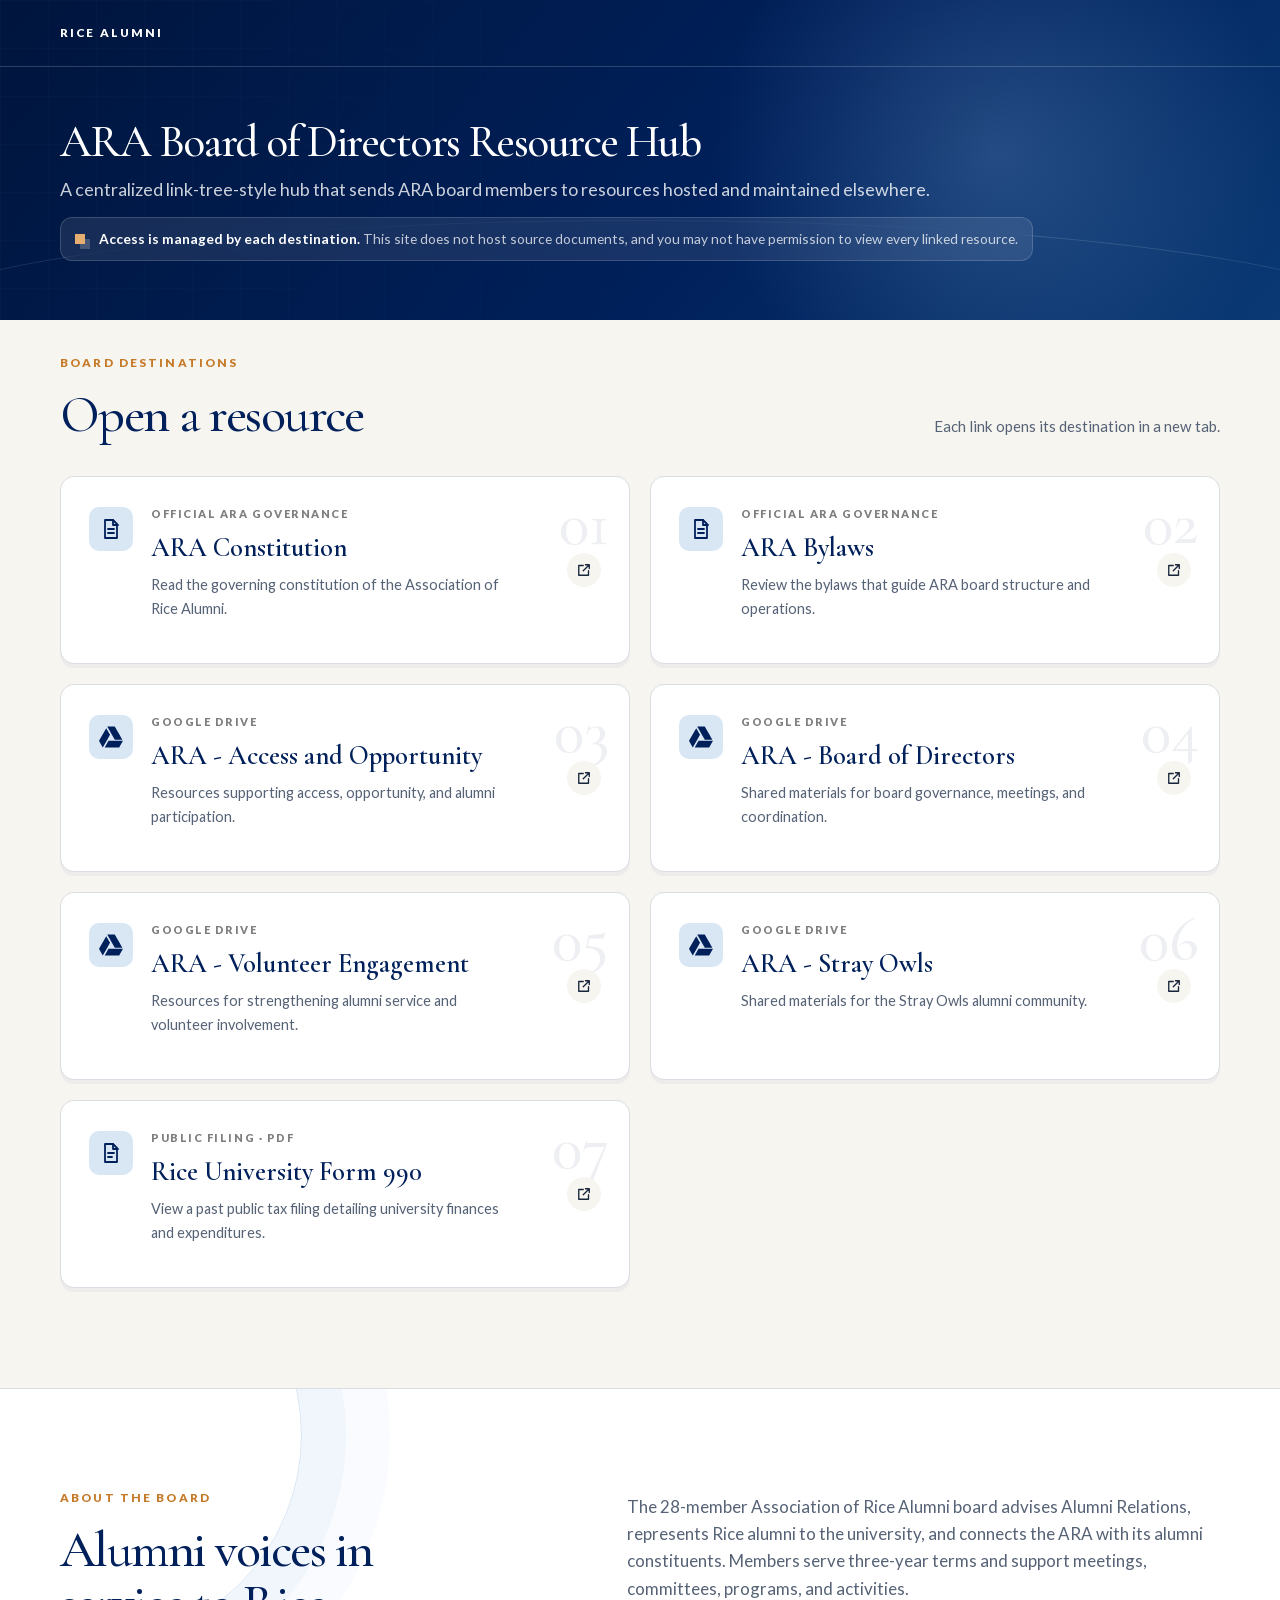
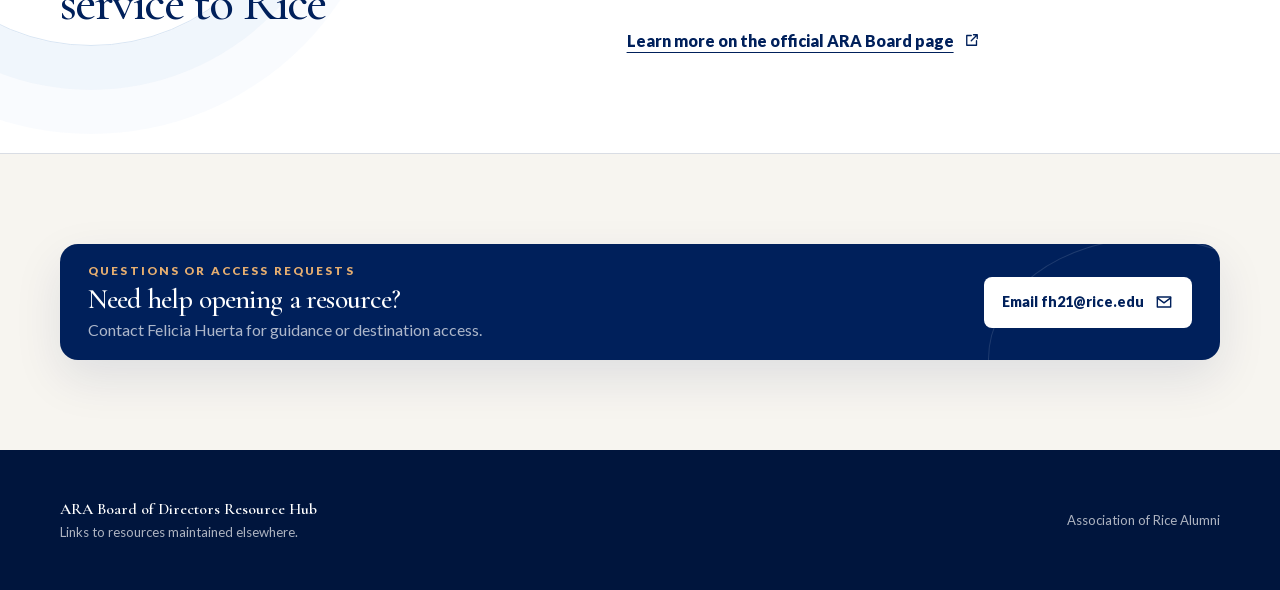
<file: index.html>
<!doctype html>
<html lang="en">
  <head>
    <meta charset="utf-8">
    <meta name="viewport" content="width=device-width, initial-scale=1">
    <title>ARA Board of Directors Resource Hub</title>
    <meta
      name="description"
      content="A centralized link hub connecting Association of Rice Alumni board members to resources hosted elsewhere."
    >
    <meta name="theme-color" content="#00205b">
    <meta name="color-scheme" content="light">
    <link rel="canonical" href="https://carlincherry.github.io/ara-board-hub/">
    <link rel="icon" href="rice-letter-r-favicon.png" type="image/png">
    <link rel="apple-touch-icon" href="rice-letter-r-favicon.png">
    <link
      rel="preload"
      href="assets/fonts/cormorant-garamond-latin.woff2"
      as="font"
      type="font/woff2"
      crossorigin
    >
    <link
      rel="preload"
      href="assets/fonts/lato-regular-latin.woff2"
      as="font"
      type="font/woff2"
      crossorigin
    >

    <meta property="og:type" content="website">
    <meta property="og:site_name" content="ARA Board of Directors Resource Hub">
    <meta property="og:title" content="ARA Board of Directors Resource Hub">
    <meta
      property="og:description"
      content="One calm, centralized starting point for Association of Rice Alumni board resources."
    >
    <meta property="og:url" content="https://carlincherry.github.io/ara-board-hub/">
    <meta property="og:image" content="https://carlincherry.github.io/ara-board-hub/social-preview.svg">
    <meta property="og:image:alt" content="ARA Board Resource Hub in Rice Blue with geometric arches">

    <meta name="twitter:card" content="summary_large_image">
    <meta name="twitter:title" content="ARA Board of Directors Resource Hub">
    <meta
      name="twitter:description"
      content="A centralized starting point for Association of Rice Alumni board resources."
    >
    <meta name="twitter:image" content="https://carlincherry.github.io/ara-board-hub/social-preview.svg">

    <link rel="stylesheet" href="styles.css">
  </head>
  <body>
    <a class="skip-link" href="#main-content">Skip to main content</a>

    <header class="site-header">
      <div class="shell header-inner">
        <a class="brand" href="./" aria-label="ARA Board of Directors Resource Hub home">
          <strong>Rice Alumni</strong>
        </a>
      </div>
    </header>

    <main id="main-content">
      <section class="hero" aria-labelledby="hero-title">
        <div class="hero-grid" aria-hidden="true"></div>
        <div class="shell hero-inner">
          <div class="hero-copy">
            <h1 id="hero-title">ARA Board of Directors Resource Hub</h1>
            <p class="hero-summary">
              A centralized link-tree-style hub that sends ARA board members to
              resources hosted and maintained elsewhere.
            </p>
            <div class="access-note">
              <span class="note-marker" aria-hidden="true"></span>
              <p>
                <strong>Access is managed by each destination.</strong>
                This site does not host source documents, and you may not have
                permission to view every linked resource.
              </p>
            </div>
          </div>

        </div>
        <div class="arch-line" aria-hidden="true"></div>
      </section>

      <section class="resources shell" aria-labelledby="resources-title">
        <div class="section-heading">
          <div>
            <p class="eyebrow">Board destinations</p>
            <h2 id="resources-title">Open a resource</h2>
          </div>
          <p>Each link opens its destination in a new tab.</p>
        </div>

        <div class="resource-grid">
          <a
            class="resource-card"
            href="https://alumni.rice.edu/constitution"
            target="_blank"
            rel="noopener noreferrer"
          >
            <span class="card-number" aria-hidden="true">01</span>
            <span class="resource-icon" aria-hidden="true">
              <svg class="document-glyph" viewBox="0 0 24 24">
                <path d="M6 3h8l4 4v14H6Z"/>
                <path d="M14 3v5h5M9 12h6M9 16h6"/>
              </svg>
            </span>
            <span class="card-content">
              <span class="card-kicker">Official ARA governance</span>
              <strong>ARA Constitution</strong>
              <span>Read the governing constitution of the Association of Rice Alumni.</span>
            </span>
            <span class="external-icon" aria-label="Opens in a new tab">
              <svg viewBox="0 0 24 24" aria-hidden="true">
                <path d="M14 5h5v5M19 5l-8 8M18 13v6H5V6h6"/>
              </svg>
            </span>
          </a>

          <a
            class="resource-card"
            href="https://alumni.rice.edu/bylaws"
            target="_blank"
            rel="noopener noreferrer"
          >
            <span class="card-number" aria-hidden="true">02</span>
            <span class="resource-icon" aria-hidden="true">
              <svg class="document-glyph" viewBox="0 0 24 24">
                <path d="M6 3h8l4 4v14H6Z"/>
                <path d="M14 3v5h5M9 12h6M9 16h6"/>
              </svg>
            </span>
            <span class="card-content">
              <span class="card-kicker">Official ARA governance</span>
              <strong>ARA Bylaws</strong>
              <span>Review the bylaws that guide ARA board structure and operations.</span>
            </span>
            <span class="external-icon" aria-label="Opens in a new tab">
              <svg viewBox="0 0 24 24" aria-hidden="true">
                <path d="M14 5h5v5M19 5l-8 8M18 13v6H5V6h6"/>
              </svg>
            </span>
          </a>

          <a
            class="resource-card"
            href="https://drive.google.com/drive/folders/0AOT-ZNPkoVrcUk9PVA?usp=notify_sd_md"
            target="_blank"
            rel="noopener noreferrer"
          >
            <span class="card-number" aria-hidden="true">03</span>
            <span class="resource-icon" aria-hidden="true">
              <svg class="drive-glyph" viewBox="0 0 24 24">
                <path d="M12.01 1.485c-2.082 0-3.754.02-3.743.047.01.02 1.708 3.001 3.774 6.62l3.76 6.574h3.76c2.081 0 3.753-.02 3.742-.047-.005-.02-1.708-3.001-3.775-6.62l-3.76-6.574zm-4.76 1.73a789.828 789.861 0 0 0-3.63 6.319L0 15.868l1.89 3.298 1.885 3.297 3.62-6.335 3.618-6.33-1.88-3.287C8.1 4.704 7.255 3.22 7.25 3.214zm2.259 12.653-.203.348c-.114.198-.96 1.672-1.88 3.287a423.93 423.948 0 0 1-1.698 2.97c-.01.026 3.24.042 7.222.042h7.244l1.796-3.157c.992-1.734 1.85-3.23 1.906-3.323l.104-.167h-7.249z"/>
              </svg>
            </span>
            <span class="card-content">
              <span class="card-kicker">Google Drive</span>
              <strong>ARA - Access and Opportunity</strong>
              <span>Resources supporting access, opportunity, and alumni participation.</span>
            </span>
            <span class="external-icon" aria-label="Opens in a new tab">
              <svg viewBox="0 0 24 24" aria-hidden="true">
                <path d="M14 5h5v5M19 5l-8 8M18 13v6H5V6h6"/>
              </svg>
            </span>
          </a>

          <a
            class="resource-card"
            href="https://drive.google.com/drive/folders/0AHT7rXlVCtpeUk9PVA?usp=notify_sd_md"
            target="_blank"
            rel="noopener noreferrer"
          >
            <span class="card-number" aria-hidden="true">04</span>
            <span class="resource-icon" aria-hidden="true">
              <svg class="drive-glyph" viewBox="0 0 24 24">
                <path d="M12.01 1.485c-2.082 0-3.754.02-3.743.047.01.02 1.708 3.001 3.774 6.62l3.76 6.574h3.76c2.081 0 3.753-.02 3.742-.047-.005-.02-1.708-3.001-3.775-6.62l-3.76-6.574zm-4.76 1.73a789.828 789.861 0 0 0-3.63 6.319L0 15.868l1.89 3.298 1.885 3.297 3.62-6.335 3.618-6.33-1.88-3.287C8.1 4.704 7.255 3.22 7.25 3.214zm2.259 12.653-.203.348c-.114.198-.96 1.672-1.88 3.287a423.93 423.948 0 0 1-1.698 2.97c-.01.026 3.24.042 7.222.042h7.244l1.796-3.157c.992-1.734 1.85-3.23 1.906-3.323l.104-.167h-7.249z"/>
              </svg>
            </span>
            <span class="card-content">
              <span class="card-kicker">Google Drive</span>
              <strong>ARA - Board of Directors</strong>
              <span>Shared materials for board governance, meetings, and coordination.</span>
            </span>
            <span class="external-icon" aria-label="Opens in a new tab">
              <svg viewBox="0 0 24 24" aria-hidden="true">
                <path d="M14 5h5v5M19 5l-8 8M18 13v6H5V6h6"/>
              </svg>
            </span>
          </a>

          <a
            class="resource-card"
            href="https://drive.google.com/drive/folders/0AP854GSieZZxUk9PVA?usp=notify_sd_md"
            target="_blank"
            rel="noopener noreferrer"
          >
            <span class="card-number" aria-hidden="true">05</span>
            <span class="resource-icon" aria-hidden="true">
              <svg class="drive-glyph" viewBox="0 0 24 24">
                <path d="M12.01 1.485c-2.082 0-3.754.02-3.743.047.01.02 1.708 3.001 3.774 6.62l3.76 6.574h3.76c2.081 0 3.753-.02 3.742-.047-.005-.02-1.708-3.001-3.775-6.62l-3.76-6.574zm-4.76 1.73a789.828 789.861 0 0 0-3.63 6.319L0 15.868l1.89 3.298 1.885 3.297 3.62-6.335 3.618-6.33-1.88-3.287C8.1 4.704 7.255 3.22 7.25 3.214zm2.259 12.653-.203.348c-.114.198-.96 1.672-1.88 3.287a423.93 423.948 0 0 1-1.698 2.97c-.01.026 3.24.042 7.222.042h7.244l1.796-3.157c.992-1.734 1.85-3.23 1.906-3.323l.104-.167h-7.249z"/>
              </svg>
            </span>
            <span class="card-content">
              <span class="card-kicker">Google Drive</span>
              <strong>ARA - Volunteer Engagement</strong>
              <span>Resources for strengthening alumni service and volunteer involvement.</span>
            </span>
            <span class="external-icon" aria-label="Opens in a new tab">
              <svg viewBox="0 0 24 24" aria-hidden="true">
                <path d="M14 5h5v5M19 5l-8 8M18 13v6H5V6h6"/>
              </svg>
            </span>
          </a>

          <a
            class="resource-card"
            href="https://drive.google.com/drive/folders/0AAmMBZt8dswPUk9PVA?usp=notify_sd_md"
            target="_blank"
            rel="noopener noreferrer"
          >
            <span class="card-number" aria-hidden="true">06</span>
            <span class="resource-icon" aria-hidden="true">
              <svg class="drive-glyph" viewBox="0 0 24 24">
                <path d="M12.01 1.485c-2.082 0-3.754.02-3.743.047.01.02 1.708 3.001 3.774 6.62l3.76 6.574h3.76c2.081 0 3.753-.02 3.742-.047-.005-.02-1.708-3.001-3.775-6.62l-3.76-6.574zm-4.76 1.73a789.828 789.861 0 0 0-3.63 6.319L0 15.868l1.89 3.298 1.885 3.297 3.62-6.335 3.618-6.33-1.88-3.287C8.1 4.704 7.255 3.22 7.25 3.214zm2.259 12.653-.203.348c-.114.198-.96 1.672-1.88 3.287a423.93 423.948 0 0 1-1.698 2.97c-.01.026 3.24.042 7.222.042h7.244l1.796-3.157c.992-1.734 1.85-3.23 1.906-3.323l.104-.167h-7.249z"/>
              </svg>
            </span>
            <span class="card-content">
              <span class="card-kicker">Google Drive</span>
              <strong>ARA - Stray Owls</strong>
              <span>Shared materials for the Stray Owls alumni community.</span>
            </span>
            <span class="external-icon" aria-label="Opens in a new tab">
              <svg viewBox="0 0 24 24" aria-hidden="true">
                <path d="M14 5h5v5M19 5l-8 8M18 13v6H5V6h6"/>
              </svg>
            </span>
          </a>

          <a
            class="resource-card"
            href="https://apps.irs.gov/pub/epostcard/cor/741109620_202406_990_2025051623438167.pdf"
            target="_blank"
            rel="noopener noreferrer"
          >
            <span class="card-number" aria-hidden="true">07</span>
            <span class="resource-icon" aria-hidden="true">
              <svg class="document-glyph" viewBox="0 0 24 24">
                <path d="M6 3h8l4 4v14H6Z"/>
                <path d="M14 3v5h5M9 12h6M9 16h4"/>
              </svg>
            </span>
            <span class="card-content">
              <span class="card-kicker">Public filing · PDF</span>
              <strong>Rice University Form 990</strong>
              <span>View a past public tax filing detailing university finances and expenditures.</span>
            </span>
            <span class="external-icon" aria-label="Opens PDF in a new tab">
              <svg viewBox="0 0 24 24" aria-hidden="true">
                <path d="M14 5h5v5M19 5l-8 8M18 13v6H5V6h6"/>
              </svg>
            </span>
          </a>
        </div>
      </section>

      <section class="board-context" aria-labelledby="board-title">
        <div class="shell context-grid">
          <div class="context-heading">
            <p class="eyebrow">About the board</p>
            <h2 id="board-title">Alumni voices in service to Rice</h2>
          </div>
          <div class="context-copy">
            <p>
              The 28-member Association of Rice Alumni board advises Alumni
              Relations, represents Rice alumni to the university, and connects
              the ARA with its alumni constituents. Members serve three-year
              terms and support meetings, committees, programs, and activities.
            </p>
            <a
              class="text-link"
              href="https://alumni.rice.edu/board"
              target="_blank"
              rel="noopener noreferrer"
            >
              Learn more on the official ARA Board page
              <svg viewBox="0 0 24 24" aria-hidden="true">
                <path d="M14 5h5v5M19 5l-8 8M18 13v6H5V6h6"/>
              </svg>
            </a>
          </div>
        </div>
      </section>

      <section class="contact shell" aria-labelledby="contact-title">
        <div class="contact-card">
          <div>
            <p class="eyebrow">Questions or access requests</p>
            <h2 id="contact-title">Need help opening a resource?</h2>
            <p>Contact Felicia Huerta for guidance or destination access.</p>
          </div>
          <a
            class="button"
            href="mailto:fh21@rice.edu?subject=ARA%20Board%20Resource%20Hub%20Access%20Request"
          >
            Email fh21@rice.edu
            <svg viewBox="0 0 24 24" aria-hidden="true">
              <path d="M4 6h16v12H4Z"/>
              <path d="m4 7 8 6 8-6"/>
            </svg>
          </a>
        </div>
      </section>

    </main>

    <footer class="site-footer">
      <div class="shell footer-inner">
        <p><strong>ARA Board of Directors Resource Hub</strong><br>Links to resources maintained elsewhere.</p>
        <p>Association of Rice Alumni</p>
      </div>
    </footer>
  </body>
</html>
</file>
<file: styles.css>
@font-face {
  font-family: "Cormorant Garamond";
  font-style: normal;
  font-weight: 500 600;
  font-display: swap;
  src: url("assets/fonts/cormorant-garamond-latin.woff2") format("woff2");
}

@font-face {
  font-family: "Lato";
  font-style: normal;
  font-weight: 400;
  font-display: swap;
  src: url("assets/fonts/lato-regular-latin.woff2") format("woff2");
}

@font-face {
  font-family: "Lato";
  font-style: normal;
  font-weight: 700;
  font-display: swap;
  src: url("assets/fonts/lato-bold-latin.woff2") format("woff2");
}

@font-face {
  font-family: "Lato";
  font-style: normal;
  font-weight: 900;
  font-display: swap;
  src: url("assets/fonts/lato-black-latin.woff2") format("woff2");
}

:root {
  --rice-blue: #00205b;
  --rice-blue-deep: #00153d;
  --rice-blue-light: #d9e6f4;
  --rice-gray: #7c7e7f;
  --ink: #17243a;
  --muted: #566276;
  --paper: #f7f5f0;
  --white: #ffffff;
  --warm: #c67b2b;
  --warm-light: #f3dfc4;
  --line: #d9dde4;
  --shadow: 0 18px 48px rgba(0, 32, 91, 0.1);
  --serif: "Cormorant Garamond", Georgia, "Times New Roman", serif;
  --sans: "Lato", ui-sans-serif, -apple-system, BlinkMacSystemFont, "Segoe UI", sans-serif;
}

* {
  box-sizing: border-box;
}

html {
  scroll-behavior: smooth;
}

body {
  margin: 0;
  color: var(--ink);
  background: var(--paper);
  font-family: var(--sans);
  line-height: 1.6;
  -webkit-font-smoothing: antialiased;
}

a {
  color: inherit;
}

svg {
  display: block;
}

.shell {
  width: min(1160px, calc(100% - 40px));
  margin-inline: auto;
}

.skip-link {
  position: fixed;
  z-index: 100;
  top: 12px;
  left: 12px;
  padding: 10px 16px;
  color: var(--white);
  background: var(--rice-blue);
  border-radius: 6px;
  font-weight: 700;
  transform: translateY(-150%);
  transition: transform 160ms ease;
}

.skip-link:focus {
  transform: translateY(0);
}

:focus-visible {
  outline: 3px solid var(--warm);
  outline-offset: 4px;
}

.site-header {
  position: absolute;
  z-index: 10;
  top: 0;
  width: 100%;
  color: var(--white);
  border-bottom: 1px solid rgba(255, 255, 255, 0.18);
}

.header-inner {
  display: flex;
  min-height: 66px;
  align-items: center;
  justify-content: space-between;
  gap: 24px;
}

.brand {
  display: inline-flex;
  align-items: center;
  text-decoration: none;
}

.brand strong {
  color: var(--white);
  font-family: var(--sans);
  font-size: 0.74rem;
  font-weight: 800;
  letter-spacing: 0.18em;
  text-transform: uppercase;
}

.hero {
  position: relative;
  min-height: 320px;
  overflow: hidden;
  color: var(--white);
  background:
    radial-gradient(circle at 78% 48%, rgba(112, 156, 205, 0.3), transparent 28%),
    linear-gradient(130deg, var(--rice-blue-deep), var(--rice-blue) 58%, #0a3973);
}

.hero-grid {
  position: absolute;
  inset: 0;
  opacity: 0.14;
  background-image:
    linear-gradient(rgba(255, 255, 255, 0.12) 1px, transparent 1px),
    linear-gradient(90deg, rgba(255, 255, 255, 0.12) 1px, transparent 1px);
  background-size: 48px 48px;
  mask-image: linear-gradient(to right, black, transparent 78%);
}

.hero-inner {
  position: relative;
  z-index: 1;
  display: grid;
  min-height: 320px;
  padding-block: 82px 22px;
  align-items: center;
  grid-template-columns: minmax(0, 1fr);
}

.hero-copy,
.card-content {
  min-width: 0;
}

.eyebrow {
  margin: 0 0 16px;
  color: var(--warm);
  font-size: 0.74rem;
  font-weight: 800;
  letter-spacing: 0.18em;
  text-transform: uppercase;
}

h1,
h2 {
  margin: 0;
  font-family: var(--serif);
  font-weight: 500;
  line-height: 1.04;
}

h1 {
  max-width: 1160px;
  font-size: clamp(2.35rem, 3.5vw, 3.25rem);
  letter-spacing: -0.035em;
}

h2 {
  color: var(--rice-blue);
  font-size: clamp(2.1rem, 4vw, 3.35rem);
  letter-spacing: -0.03em;
}

.hero-summary {
  max-width: 1160px;
  width: 100%;
  margin: 10px 0 0;
  color: rgba(255, 255, 255, 0.8);
  font-size: clamp(0.98rem, 1.5vw, 1.12rem);
  line-height: 1.5;
}

.access-note {
  display: flex;
  width: fit-content;
  max-width: 100%;
  margin-top: 14px;
  padding: 10px 14px;
  align-items: flex-start;
  gap: 14px;
  background: rgba(255, 255, 255, 0.09);
  border: 1px solid rgba(255, 255, 255, 0.16);
  border-radius: 12px;
  backdrop-filter: blur(10px);
}

.note-marker {
  width: 10px;
  height: 10px;
  margin-top: 6px;
  flex: 0 0 auto;
  background: #e6ae70;
  box-shadow: 5px 5px 0 rgba(255, 255, 255, 0.2);
}

.access-note p {
  margin: 0;
  color: rgba(255, 255, 255, 0.75);
  font-size: 0.86rem;
}

.access-note strong {
  color: var(--white);
}

.arch-line {
  position: absolute;
  bottom: -120px;
  left: 50%;
  width: 120%;
  height: 220px;
  border: 1px solid rgba(255, 255, 255, 0.14);
  border-radius: 50% 50% 0 0;
  transform: translateX(-50%);
}

.resources {
  padding-block: 34px 100px;
}

.section-heading {
  display: flex;
  margin-bottom: 34px;
  align-items: end;
  justify-content: space-between;
  gap: 30px;
}

.section-heading p:last-child {
  width: max-content;
  max-width: min(100%, 420px);
  margin: 0 0 4px;
  color: var(--muted);
  font-size: 0.94rem;
}

.resource-grid {
  display: grid;
  grid-template-columns: repeat(2, minmax(0, 1fr));
  gap: 20px;
}

.resource-card {
  position: relative;
  display: grid;
  min-height: 188px;
  padding: 28px;
  overflow: hidden;
  color: var(--ink);
  background: var(--white);
  border: 1px solid var(--line);
  border-radius: 14px;
  box-shadow: 0 4px 0 rgba(0, 32, 91, 0.04);
  text-decoration: none;
  grid-template-columns: auto minmax(0, 1fr) auto;
  gap: 18px;
  transition:
    border-color 220ms ease,
    box-shadow 220ms ease,
    transform 220ms ease;
}

.resource-card::after {
  position: absolute;
  right: 0;
  bottom: 0;
  width: 74px;
  height: 74px;
  background: var(--rice-blue-light);
  border-radius: 80px 0 0;
  content: "";
  opacity: 0;
  transition: opacity 220ms ease;
}

.resource-card:hover {
  border-color: rgba(0, 32, 91, 0.35);
  box-shadow: var(--shadow);
  transform: translateY(-5px);
}

.resource-card:hover::after {
  opacity: 0.6;
}

.card-number {
  position: absolute;
  top: 14px;
  right: 20px;
  color: rgba(0, 32, 91, 0.07);
  font-family: var(--serif);
  font-size: 4rem;
  line-height: 1;
}

.resource-icon {
  display: grid;
  width: 44px;
  height: 44px;
  margin-top: 2px;
  background: var(--rice-blue-light);
  border-radius: 10px;
  place-items: center;
}

.resource-icon svg {
  width: 24px;
}

.drive-glyph {
  fill: var(--rice-blue);
}

.document-glyph {
  fill: none;
  stroke: var(--rice-blue);
  stroke-linecap: round;
  stroke-linejoin: round;
  stroke-width: 1.8;
}

.card-content {
  display: flex;
  flex-direction: column;
}

.card-kicker {
  margin-bottom: 10px;
  color: var(--rice-gray);
  font-size: 0.69rem;
  font-weight: 800;
  letter-spacing: 0.14em;
  text-transform: uppercase;
}

.card-content strong {
  max-width: 360px;
  color: var(--rice-blue);
  font-family: var(--serif);
  font-size: 1.65rem;
  font-weight: 600;
  line-height: 1.16;
}

.card-content > span:last-child {
  max-width: 360px;
  margin-top: 10px;
  color: var(--muted);
  font-size: 0.91rem;
}

.external-icon {
  position: relative;
  z-index: 1;
  display: grid;
  width: 34px;
  height: 34px;
  align-self: center;
  background: var(--paper);
  border-radius: 50%;
  place-items: center;
  transition:
    background 220ms ease,
    color 220ms ease;
}

.resource-card:hover .external-icon {
  color: var(--white);
  background: var(--rice-blue);
}

.external-icon svg,
.text-link svg {
  width: 18px;
  fill: none;
  stroke: currentColor;
  stroke-linecap: round;
  stroke-linejoin: round;
  stroke-width: 1.8;
}

.board-context {
  position: relative;
  padding-block: 100px;
  overflow: hidden;
  background: var(--white);
  border-block: 1px solid var(--line);
}

.board-context::before {
  position: absolute;
  top: -165px;
  left: -120px;
  width: 420px;
  height: 420px;
  border: 1px solid var(--rice-blue-light);
  border-radius: 50%;
  box-shadow:
    0 0 0 44px rgba(217, 230, 244, 0.3),
    0 0 0 88px rgba(217, 230, 244, 0.16);
  content: "";
}

.context-grid {
  position: relative;
  display: grid;
  grid-template-columns: 0.85fr 1.15fr;
  gap: clamp(60px, 10vw, 130px);
}

.context-copy p {
  margin: 4px 0 26px;
  color: var(--muted);
  font-size: 1.06rem;
}

.text-link {
  display: inline-flex;
  color: var(--rice-blue);
  align-items: center;
  gap: 9px;
  font-weight: 750;
  text-decoration-thickness: 1px;
  text-underline-offset: 5px;
}

.contact {
  padding-block: 90px;
}

.contact-card {
  position: relative;
  display: grid;
  padding: 18px 28px;
  overflow: hidden;
  color: var(--white);
  background: var(--rice-blue);
  border-radius: 18px;
  box-shadow: var(--shadow);
  grid-template-columns: 1fr auto;
  align-items: center;
  gap: 20px;
}

.contact-card::after {
  position: absolute;
  right: -90px;
  bottom: -120px;
  width: 320px;
  height: 240px;
  border: 1px solid rgba(255, 255, 255, 0.12);
  border-radius: 50% 50% 0 0;
  content: "";
}

.contact-card .eyebrow {
  margin-bottom: 4px;
  color: #e6ae70;
}

.contact-card h2 {
  color: var(--white);
  font-size: clamp(1.55rem, 2.2vw, 2rem);
}

.contact-card p:last-child {
  margin: 2px 0 0;
  color: rgba(255, 255, 255, 0.68);
}

.button {
  position: relative;
  z-index: 1;
  display: inline-flex;
  padding: 14px 18px;
  color: var(--rice-blue);
  background: var(--white);
  border-radius: 8px;
  align-items: center;
  gap: 10px;
  font-size: 0.89rem;
  font-weight: 800;
  text-decoration: none;
  transition:
    background 180ms ease,
    transform 180ms ease;
}

.button:hover {
  background: var(--warm-light);
  transform: translateY(-2px);
}

.button svg {
  width: 20px;
  fill: none;
  stroke: currentColor;
  stroke-linecap: round;
  stroke-linejoin: round;
  stroke-width: 1.7;
}

.site-footer {
  color: rgba(255, 255, 255, 0.68);
  background: var(--rice-blue-deep);
}

.footer-inner {
  display: flex;
  min-height: 140px;
  padding-block: 30px;
  align-items: center;
  justify-content: space-between;
  gap: 24px;
  font-size: 0.82rem;
}

.footer-inner p {
  margin: 0;
}

.footer-inner strong {
  color: var(--white);
  font-family: var(--serif);
  font-size: 1rem;
}

@media (max-width: 860px) {
  .hero-inner {
    grid-template-columns: 1fr;
  }

  .resource-grid {
    grid-template-columns: 1fr;
  }

  .context-grid {
    grid-template-columns: 1fr;
    gap: 42px;
  }

  .contact-card {
    grid-template-columns: 1fr;
  }

  .contact-card .button {
    justify-self: start;
  }
}

@media (max-width: 580px) {
  .shell {
    width: min(100% - 28px, 1160px);
  }

  .header-inner {
    min-height: 64px;
  }

  .hero,
  .hero-inner {
    min-height: 430px;
  }

  .hero-inner {
    padding-block: 86px 30px;
  }

  h1 {
    font-size: clamp(2.25rem, 11vw, 3.1rem);
  }

  .access-note {
    padding: 16px;
  }

  .resources {
    padding-block: 42px 80px;
  }

  .section-heading {
    align-items: start;
    flex-direction: column;
  }

  .resource-card {
    min-height: 188px;
    padding: 24px;
    grid-template-columns: 42px minmax(0, 1fr);
    gap: 16px;
  }

  .resource-icon {
    width: 42px;
    height: 42px;
  }

  .external-icon {
    position: absolute;
    right: 22px;
    bottom: 22px;
  }

  .card-content strong {
    font-size: 1.45rem;
  }

  .board-context {
    padding-block: 80px;
  }

  .contact {
    padding-block: 70px;
  }

  .contact-card {
    padding: 30px 24px;
    grid-template-columns: 1fr;
  }

  .contact-card .button {
    width: 100%;
    grid-column: auto;
    justify-content: center;
  }

  .footer-inner {
    min-height: 160px;
    align-items: flex-start;
    flex-direction: column;
    justify-content: center;
  }
}

@media (prefers-reduced-motion: reduce) {
  html {
    scroll-behavior: auto;
  }

  *,
  *::before,
  *::after {
    scroll-behavior: auto !important;
    transition-duration: 0.01ms !important;
    animation-duration: 0.01ms !important;
    animation-iteration-count: 1 !important;
  }
}
</file>
